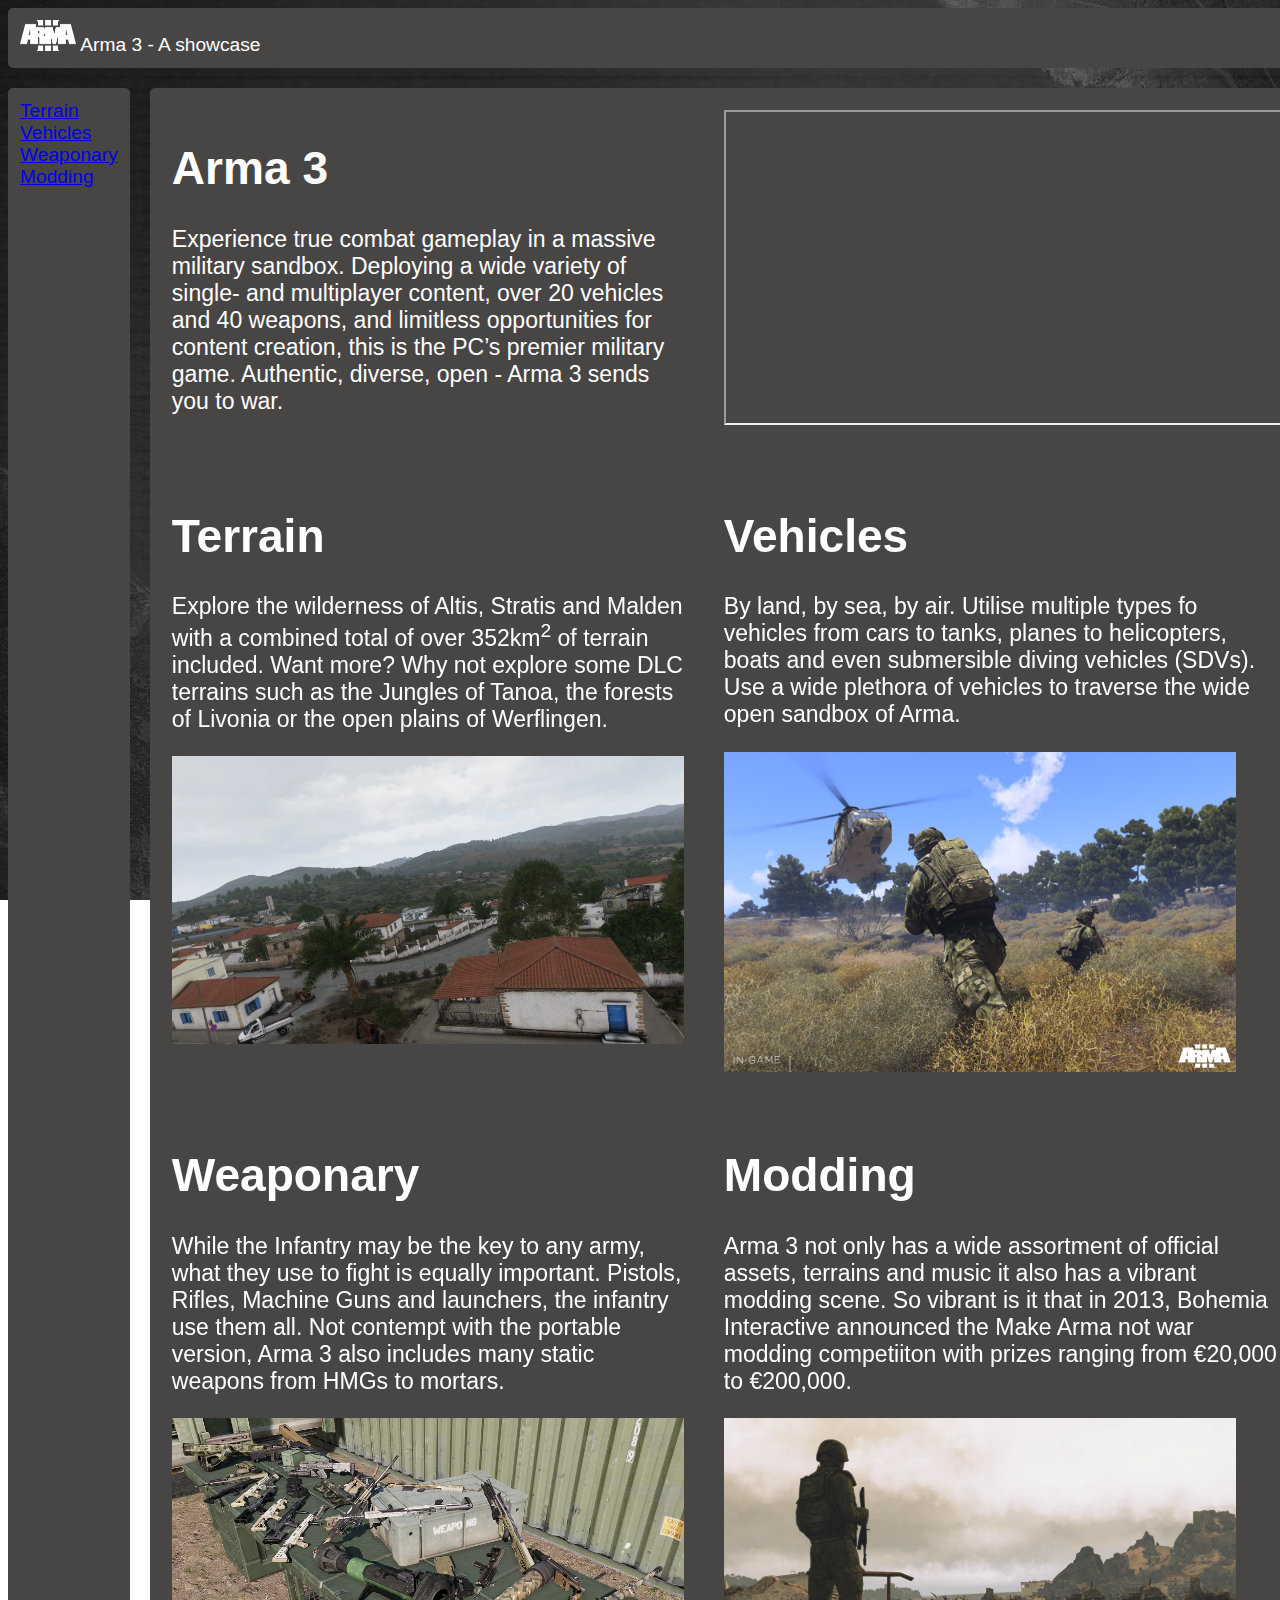
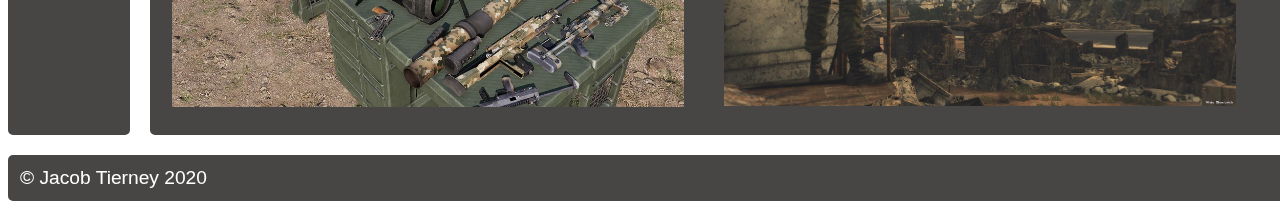
<file: index.html>
<!doctype html>
<html lang="en">
<head>
   <title>Arma 3 - Showcase page</title>
   <meta charset="utf-8" />
   <meta name="author" content="Jacob Tierney" />
   <meta name="description" content="Arma 3 - Showcase page" />
   <meta name="version" content="V1.5"/>
   <link href="style.css" rel="stylesheet">
   <script src="main.js"></script>
</head>
<body>
    <div class="wrapper">
        <header class="main-head" >
            <img src="images/arma3-logo.png" width="56" height="31" alt="arma 3 logo"> 
            Arma 3 - A showcase
        <div id="clock" onload="setInterval(getTime, 1000)">
        <!-- Blank space where JS clock will be placed --> 
        </div>
        
        
        </header>
        
        <nav class="main-nav">
            <ul>
                <li><a href="terrain.html">Terrain</a></li>
                <li><a href="vehicles.html">Vehicles</a></li>
                <li><a href="weaponary.html">Weaponary</a></li>
                <li><a href="modding.html">Modding</a></li>
            </ul>
        </nav>
        <article class="content">
            <div class="wrapper-content">
                <div class="overview">
                    <h1>Arma 3</h1>
                    <p>Experience true combat gameplay in a massive military sandbox. Deploying a wide variety of single- and multiplayer content, over 20 vehicles and 40 weapons, and limitless opportunities for content creation, this is the PC’s premier military game. Authentic, diverse, open - Arma 3 sends you to war.</p>
                </div>

                <div class="video">
                    <iframe width="560" height="315" src="https://www.youtube.com/embed/CjL3_H1BqWw" allow="accelerometer; autoplay; clipboard-write; encrypted-media; gyroscope; picture-in-picture" allowfullscreen></iframe>
                </div>

                <div class="gridOne">
                    <h1>Terrain</h1>
                    <p>
                    Explore the wilderness of Altis, Stratis and Malden with a combined total of over 352km<sup>2</sup> of terrain included. Want more? Why not explore some DLC terrains such as the Jungles of Tanoa, the forests of Livonia or the open plains of Werflingen. 
                    </p>
                    <img src="images/altis.jpg" width="512" alt="A look at a village and surrounding terrain in Altis" onmouseover="enlargedImg(this)" onmouseout="normalImg(this)">
                </div>

                <div class="GridTwo">
                    <h1>Vehicles</h1>
                    <p>By land, by sea, by air. Utilise multiple types fo vehicles from cars to tanks, planes to helicopters, boats and even submersible diving vehicles (SDVs). Use a wide plethora of vehicles to traverse the wide open sandbox of Arma.</p>
                    <img src="images/arma-screenshot.jpg" width="512" alt="AAF soldiers running to a landing helicopter" onmouseover="enlargedImg(this)" onmouseout="normalImg(this)">
                </div>
                
                <div class="gridThree">
                    <h1>Weaponary</h1>
                    <p>While the Infantry may be the key to any army, what they use to fight is equally important. Pistols, Rifles, Machine Guns and launchers, the infantry use them all. Not contempt with the portable version, Arma 3 also includes many static weapons from HMGs to mortars.</p>
                    <img src="images/weaponary.jpg" width="512" alt="an Assortment of weapons laid out on a table." onmouseover="enlargedImg(this)" onmouseout="normalImg(this)">
                </div>
                
                <div class="gridFour">
                    <h1>Modding</h1>
                    <p>Arma 3 not only has a wide assortment of official assets, terrains and music it also has a vibrant modding scene. So vibrant is it that in 2013, Bohemia Interactive announced the Make Arma not war modding competiiton with prizes ranging from €20,000 to €200,000. </p>
                    <img src="images/RHS.jpg" width="512" alt="A russian soldier looks over the destroyed remenants of Kavala - RHS AFRF Mod." onmouseover="enlargedImg(this)" onmouseout="normalImg(this)">
                </div>
                
            </div>
        </article> 
        <aside class="side">Sidebar
            <ul>
                <li><a href="https://arma3.com/">Offial Arma 3 Page</a></li>
                <li><a href="https://store.steampowered.com/app/107410/Arma_3/">Arma 3 on Steam</a></li>
                <li><a href="https://www.bohemia.net/">Bohemia Interactive</a></li>
                <li><a href="https://armedassault.fandom.com/wiki/Armed_Assault_Wiki">Armed Assault Wiki</a></li>
                
            </ul>
        </aside>
        <div class="ad">
            <p>Arma 3 - Apex DLC</p>
            <a href="https://store.steampowered.com/app/395180/Arma_3_Apex/"><img src="images/arma-advert-apex-DLC.jpg" width="256" height="128" alt="Arma 3 contact DLC advert"></a>
            
            <p>Arma 3 - Contact DLC</p>
            <a href="https://store.steampowered.com/app/1021790/Arma_3_Contact/"><img src="images/arma-advert-contact-DLC.jpg" width="256" height="128" alt="Arma 3 contact DLC advert"></a>
            
            <p>Arma 3 - Global Mobilization DLC</p>
            <a href="https://store.steampowered.com/app/1042220/Arma_3_Creator_DLC_Global_Mobilization__Cold_War_Germany/"><img src="images/arma-advert-GM-DLC.jpg" width="256" height="128" alt="Arma 3 Global Mobilization DLC advert"></a>
            
            <p>Arma 3 - CSLA Iron Curtain DLC</p>
            <a href="https://store.steampowered.com/app/1294440/Arma_3_Creator_DLC_CSLA_Iron_Curtain/"><img src="images/arma-advert-CSLA-DLC.jpg" width="256" height="128" alt="Arma 3 Global Mobilization DLC advert"></a>
            
            <p>Arma 3 - Tac-Ops Mission Pack DLC</p>
            <a href="https://store.steampowered.com/app/744950/Arma_3_TacOps_Mission_Pack/"><img src="images/arma-advert-tac-ops-DLC.jpg" width="256" height="128" alt="Arma 3 Global Mobilization DLC advert"></a>
        </div>
        <footer class="main-footer">&copy; Jacob Tierney 2020</footer>
</div>
</body>
</html>
</file>
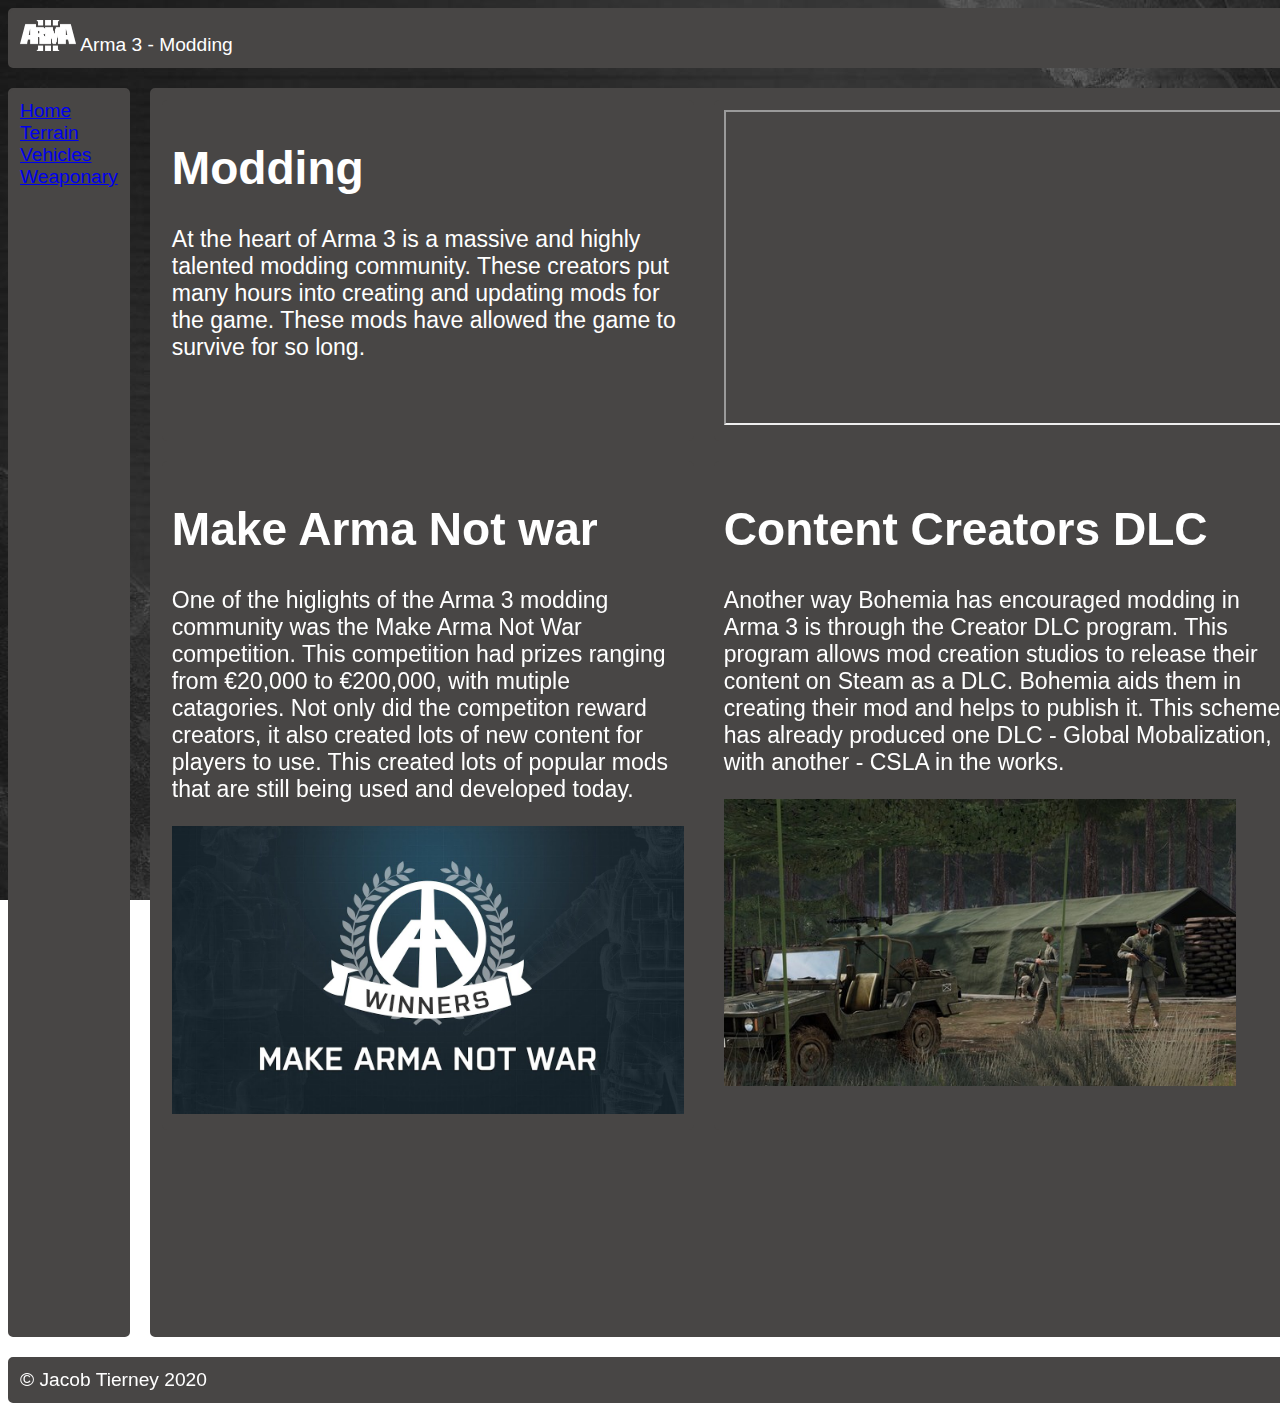
<file: modding.html>
<!doctype html>
<html lang="en">
<head>
   <title>Arma 3 - Modding</title>
   <meta charset="utf-8" />
   <meta name="author" content="Jacob Tierney" />
   <meta name="description" content="Arma 3 - Modding" />
   <meta name="version" content="V1.5"/>
   <link href="style.css" rel="stylesheet">
   <script src="main.js"></script>
</head>
<body>
    <div class="wrapper">
        <header class="main-head" >
            <img src="images/arma3-logo.png" width="56" height="31" alt="arma 3 logo"> 
            Arma 3 - Modding
        <div id="clock" onload="setInterval(getTime, 1000)">
        <!-- Blank space where JS clock will be placed --> 
        </div>
        
        
        </header>
        
        <nav class="main-nav">
            <ul>
                <li><a href="https://the-pink-panther.github.io/The-Pink-Panther/">Home</a></li>
                <li><a href="Terrain.html">Terrain</a></li>
                <li><a href="vehicles.html">Vehicles</a></li>
                <li><a href="weaponary.html">Weaponary</a></li>
            </ul>
        </nav>
        <article class="content">
            <div class="wrapper-content">
                <div class="overview">
                    <h1>Modding</h1>
                    <p>At the heart of Arma 3 is a massive and highly talented modding community. These creators put many hours into creating and updating mods for the game. These mods have allowed the game to survive for so long.</p>
                </div>
                <div class="video">
                    <iframe width="560" height="315" src="https://www.youtube.com/embed/37CvcpgaIwk" allow="accelerometer; autoplay; clipboard-write; encrypted-media; gyroscope; picture-in-picture" allowfullscreen></iframe>
                </div>

                <div class="gridOne">
                    <h1>Make Arma Not war</h1>
                    <p>One of the higlights of the Arma 3 modding community was the Make Arma Not War competition. This competition had prizes ranging from €20,000 to €200,000, with mutiple catagories. Not only did the competiton reward creators, it also created lots of new content for players to use. This created lots of popular mods that are still being used and developed today.</p>
                    
                    <img src="images/competition-modding.jpg" width="512" alt="an Assortment of weapons laid out on a table." onmouseover="enlargedImg(this)" onmouseout="normalImg(this)">
                </div>

                <div class="GridTwo">
                    <h1>Content Creators DLC</h1>
                    <p>Another way Bohemia has encouraged modding in Arma 3 is through the Creator DLC program. This program allows mod creation studios to release their content on Steam as a DLC. Bohemia aids them in creating their mod and helps to publish it. This scheme has already produced one DLC - Global Mobalization, with another - CSLA in the works.</p>
                    
                    <img src="images/creator-modding.jpg" width="512" alt="an Assortment of weapons laid out on a table." onmouseover="enlargedImg(this)" onmouseout="normalImg(this)">
                </div>
            </div>
        </article> 
        <aside class="side">Sidebar
            <ul>
                <li><a href="https://arma3.com/">Offial Arma 3 Page</a></li>
                <li><a href="https://store.steampowered.com/app/107410/Arma_3/">Arma 3 on Steam</a></li>
                <li><a href="https://www.bohemia.net/">Bohemia Interactive</a></li>
                <li><a href="https://armedassault.fandom.com/wiki/Armed_Assault_Wiki">Armed Assault Wiki</a></li>
            </ul>
        </aside>
        <div class="ad">
            <p>Arma 3 - Apex DLC</p>
            <a href="https://store.steampowered.com/app/395180/Arma_3_Apex/"><img src="images/arma-advert-apex-DLC.jpg" width="256" height="128" alt="Arma 3 contact DLC advert"></a>
            
            <p>Arma 3 - Contact DLC</p>
            <a href="https://store.steampowered.com/app/1021790/Arma_3_Contact/"><img src="images/arma-advert-contact-DLC.jpg" width="256" height="128" alt="Arma 3 contact DLC advert"></a>
            
            <p>Arma 3 - Global Mobilization DLC</p>
            <a href="https://store.steampowered.com/app/1042220/Arma_3_Creator_DLC_Global_Mobilization__Cold_War_Germany/"><img src="images/arma-advert-GM-DLC.jpg" width="256" height="128" alt="Arma 3 Global Mobilization DLC advert"></a>
            
            <p>Arma 3 - CSLA Iron Curtain DLC</p>
            <a href="https://store.steampowered.com/app/1294440/Arma_3_Creator_DLC_CSLA_Iron_Curtain/"><img src="images/arma-advert-CSLA-DLC.jpg" width="256" height="128" alt="Arma 3 Global Mobilization DLC advert"></a>
            
            <p>Arma 3 - Tac-Ops Mission Pack DLC</p>
            <a href="https://store.steampowered.com/app/744950/Arma_3_TacOps_Mission_Pack/"><img src="images/arma-advert-tac-ops-DLC.jpg" width="256" height="128" alt="Arma 3 Global Mobilization DLC advert"></a>
        </div>
        <footer class="main-footer">&copy; Jacob Tierney 2020</footer>
</div>
</body>
</html>
</file>
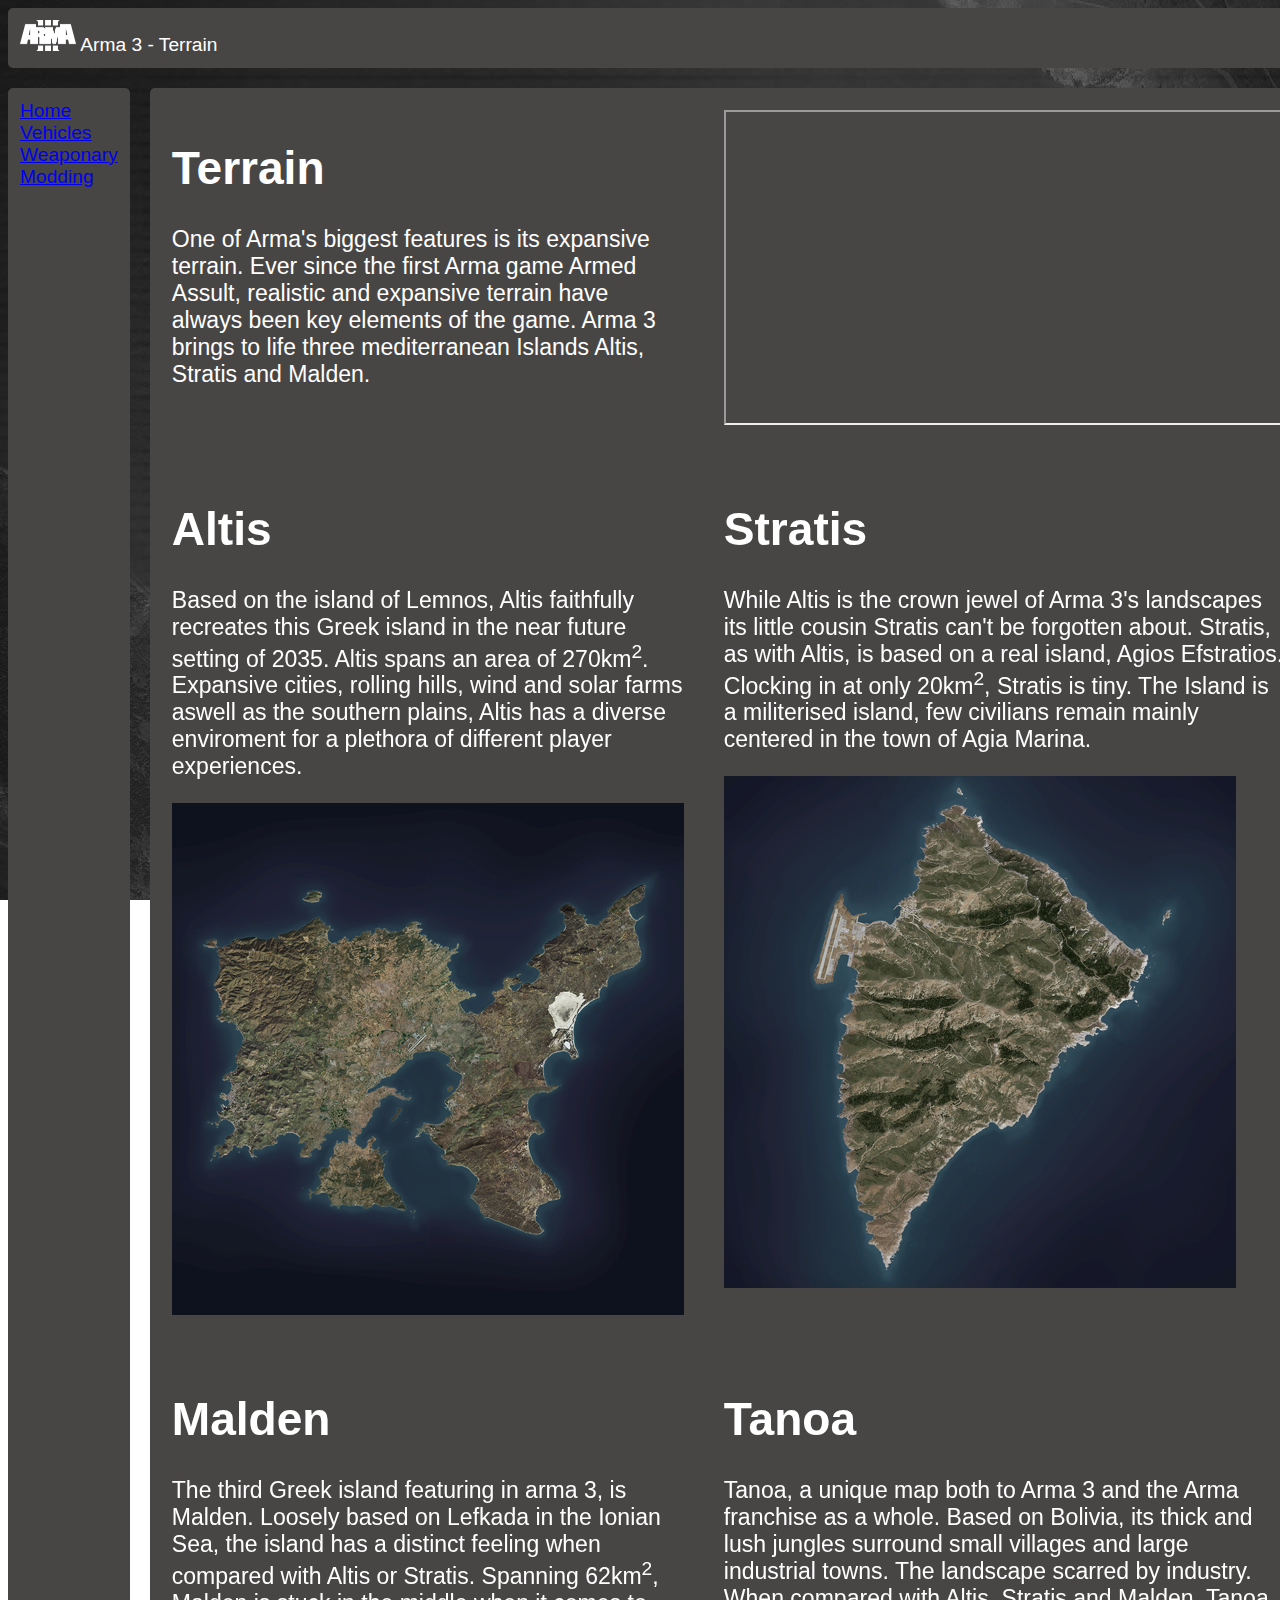
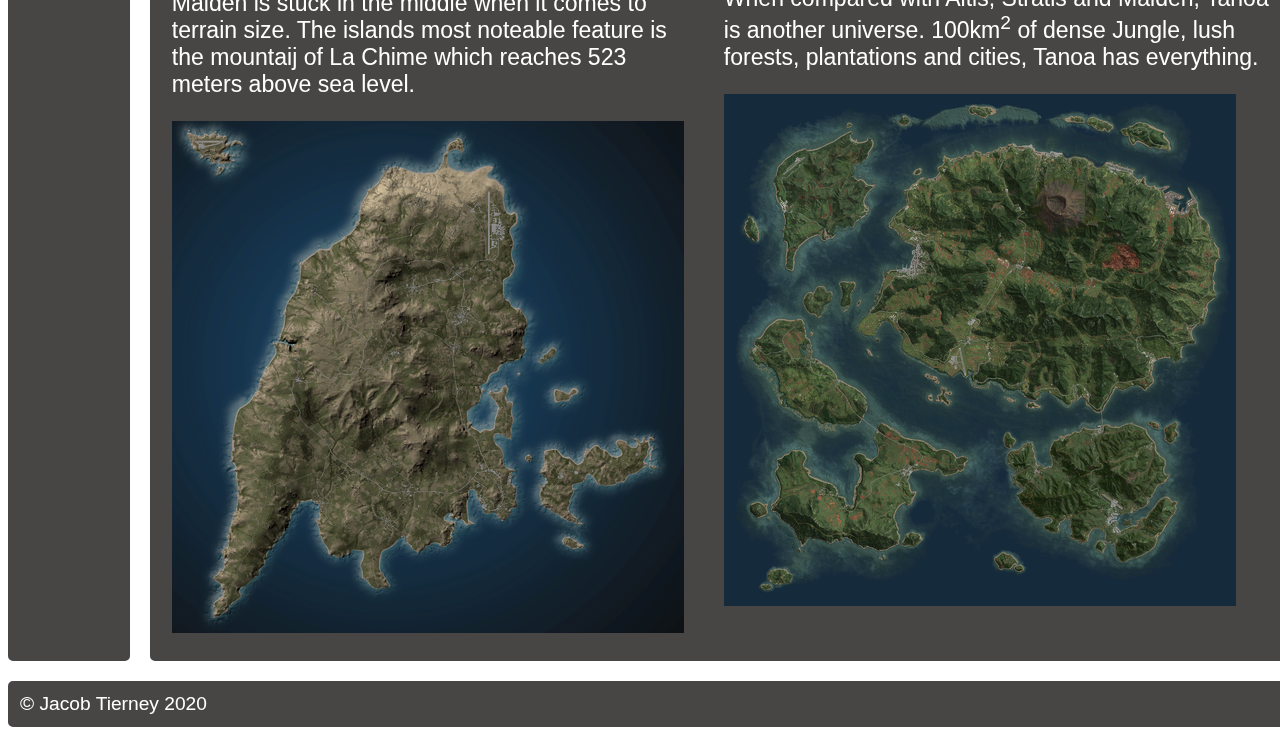
<file: terrain.html>
<!doctype html>
<html lang="en">
<head>
   <title>Arma 3 - Terrain</title>
   <meta charset="utf-8" />
   <meta name="author" content="Jacob Tierney" />
   <meta name="description" content="Arma 3 - Terrain" />
   <meta name="version" content="V1.5"/>
   <link href="style.css" rel="stylesheet">
   <script src="main.js"></script>
</head>
<body>
    <div class="wrapper">
        <header class="main-head" >
            <img src="images/arma3-logo.png" width="56" height="31" alt="arma 3 logo"> 
            Arma 3 - Terrain
        <div id="clock" onload="setInterval(getTime, 1000)">
        <!-- Blank space where JS clock will be placed --> 
        </div>
        
        
        </header>
        
        <nav class="main-nav">
            <ul>
                <li><a href="https://the-pink-panther.github.io/The-Pink-Panther/">Home</a></li>
                <li><a href="vehicles.html">Vehicles</a></li>
                <li><a href="weaponary.html">Weaponary</a></li>
                <li><a href="modding.html">Modding</a></li>
            </ul>
        </nav>
        <article class="content">
            <div class="wrapper-content">
                <div class="overview">
                    <h1>Terrain</h1>
                    <p>One of Arma's biggest features is its expansive terrain. Ever since the first Arma game Armed Assult, realistic and expansive terrain have always been key elements of the game. Arma 3 brings to life three mediterranean Islands Altis, Stratis and Malden.</p>
                </div>
                <div class="video">
                    <iframe width="560" height="315" src="https://www.youtube.com/embed/JAPTmRECnNo" allow="accelerometer; autoplay; clipboard-write; encrypted-media; gyroscope; picture-in-picture" allowfullscreen></iframe>
                </div>

                <div class="gridOne">
                    <h1>Altis</h1>
                    <p>Based on the island of Lemnos, Altis faithfully recreates this Greek island in the near future setting of 2035. Altis spans an area of 270km<sup>2</sup>. Expansive cities, rolling hills, wind and solar farms aswell as the southern plains, Altis has a diverse enviroment for a plethora of different player experiences.</p>
                    
                    <img src="images/altis-terrain.png" width="512" alt="A birdseye view of Altis" onmouseover="enlargedImg(this)" onmouseout="normalImg(this)">
                </div>

                <div class="GridTwo">
                    <h1>Stratis</h1>
                    <p>While Altis is the crown jewel of Arma 3's landscapes its little cousin Stratis can't be forgotten about. Stratis, as with Altis, is based on a real island, Agios Efstratios. Clocking in at only 20km<sup>2</sup>, Stratis is tiny. The Island is a militerised island, few civilians remain mainly centered in the town of Agia Marina.</p>
                    
                    <img src="images/stratis-terrain.png" width="512" alt="A birdseye view of Stratis" onmouseover="enlargedImg(this)" onmouseout="normalImg(this)">
                </div>
                
                <div class="gridThree">
                    <h1>Malden</h1>
                    <p>The third Greek island featuring in arma 3, is Malden. Loosely based on Lefkada in the Ionian Sea, the island has a distinct feeling when compared with Altis or Stratis. Spanning 62km<sup>2</sup>, Malden is stuck in the middle when it comes to terrain size. The islands most noteable feature is the mountaij of La Chime which reaches 523 meters above sea level. </p>
                    
                    <img src="images/malden-terrain.png" width="512" alt="A birdseye view of Malden" onmouseover="enlargedImg(this)" onmouseout="normalImg(this)">
                </div>
                
                <div class="gridFour">
                    <h1>Tanoa</h1>
                    <p>Tanoa, a unique map both to Arma 3 and the Arma franchise as a whole. Based on Bolivia, its thick and lush jungles surround small villages and large industrial towns. The landscape scarred by industry. When compared with Altis, Stratis and Malden, Tanoa is another universe. 100km<sup>2</sup> of dense Jungle, lush forests, plantations and cities, Tanoa has everything. </p>
                    
                    <img src="images/tanoa-terrain.png" width="512" alt="A birdseye view of Tanoa" onmouseover="enlargedImg(this)" onmouseout="normalImg(this)">
                </div>
                
            </div>
        </article> 
        <aside class="side">Sidebar
            <ul>
                <li><a href="https://arma3.com/">Offial Arma 3 Page</a></li>
                <li><a href="https://store.steampowered.com/app/107410/Arma_3/">Arma 3 on Steam</a></li>
                <li><a href="https://www.bohemia.net/">Bohemia Interactive</a></li>
                <li><a href="https://armedassault.fandom.com/wiki/Armed_Assault_Wiki">Armed Assault Wiki</a></li>
            </ul>
        </aside>
        <div class="ad">
            <p>Arma 3 - Apex DLC</p>
            <a href="https://store.steampowered.com/app/395180/Arma_3_Apex/"><img src="images/arma-advert-apex-DLC.jpg" width="256" height="128" alt="Arma 3 contact DLC advert"></a>
            
            <p>Arma 3 - Contact DLC</p>
            <a href="https://store.steampowered.com/app/1021790/Arma_3_Contact/"><img src="images/arma-advert-contact-DLC.jpg" width="256" height="128" alt="Arma 3 contact DLC advert"></a>
            
            <p>Arma 3 - Global Mobilization DLC</p>
            <a href="https://store.steampowered.com/app/1042220/Arma_3_Creator_DLC_Global_Mobilization__Cold_War_Germany/"><img src="images/arma-advert-GM-DLC.jpg" width="256" height="128" alt="Arma 3 Global Mobilization DLC advert"></a>
            
            <p>Arma 3 - CSLA Iron Curtain DLC</p>
            <a href="https://store.steampowered.com/app/1294440/Arma_3_Creator_DLC_CSLA_Iron_Curtain/"><img src="images/arma-advert-CSLA-DLC.jpg" width="256" height="128" alt="Arma 3 Global Mobilization DLC advert"></a>
            
            <p>Arma 3 - Tac-Ops Mission Pack DLC</p>
            <a href="https://store.steampowered.com/app/744950/Arma_3_TacOps_Mission_Pack/"><img src="images/arma-advert-tac-ops-DLC.jpg" width="256" height="128" alt="Arma 3 Global Mobilization DLC advert"></a>
        </div>
        <footer class="main-footer">&copy; Jacob Tierney 2020</footer>
</div>
</body>
</html>
</file>
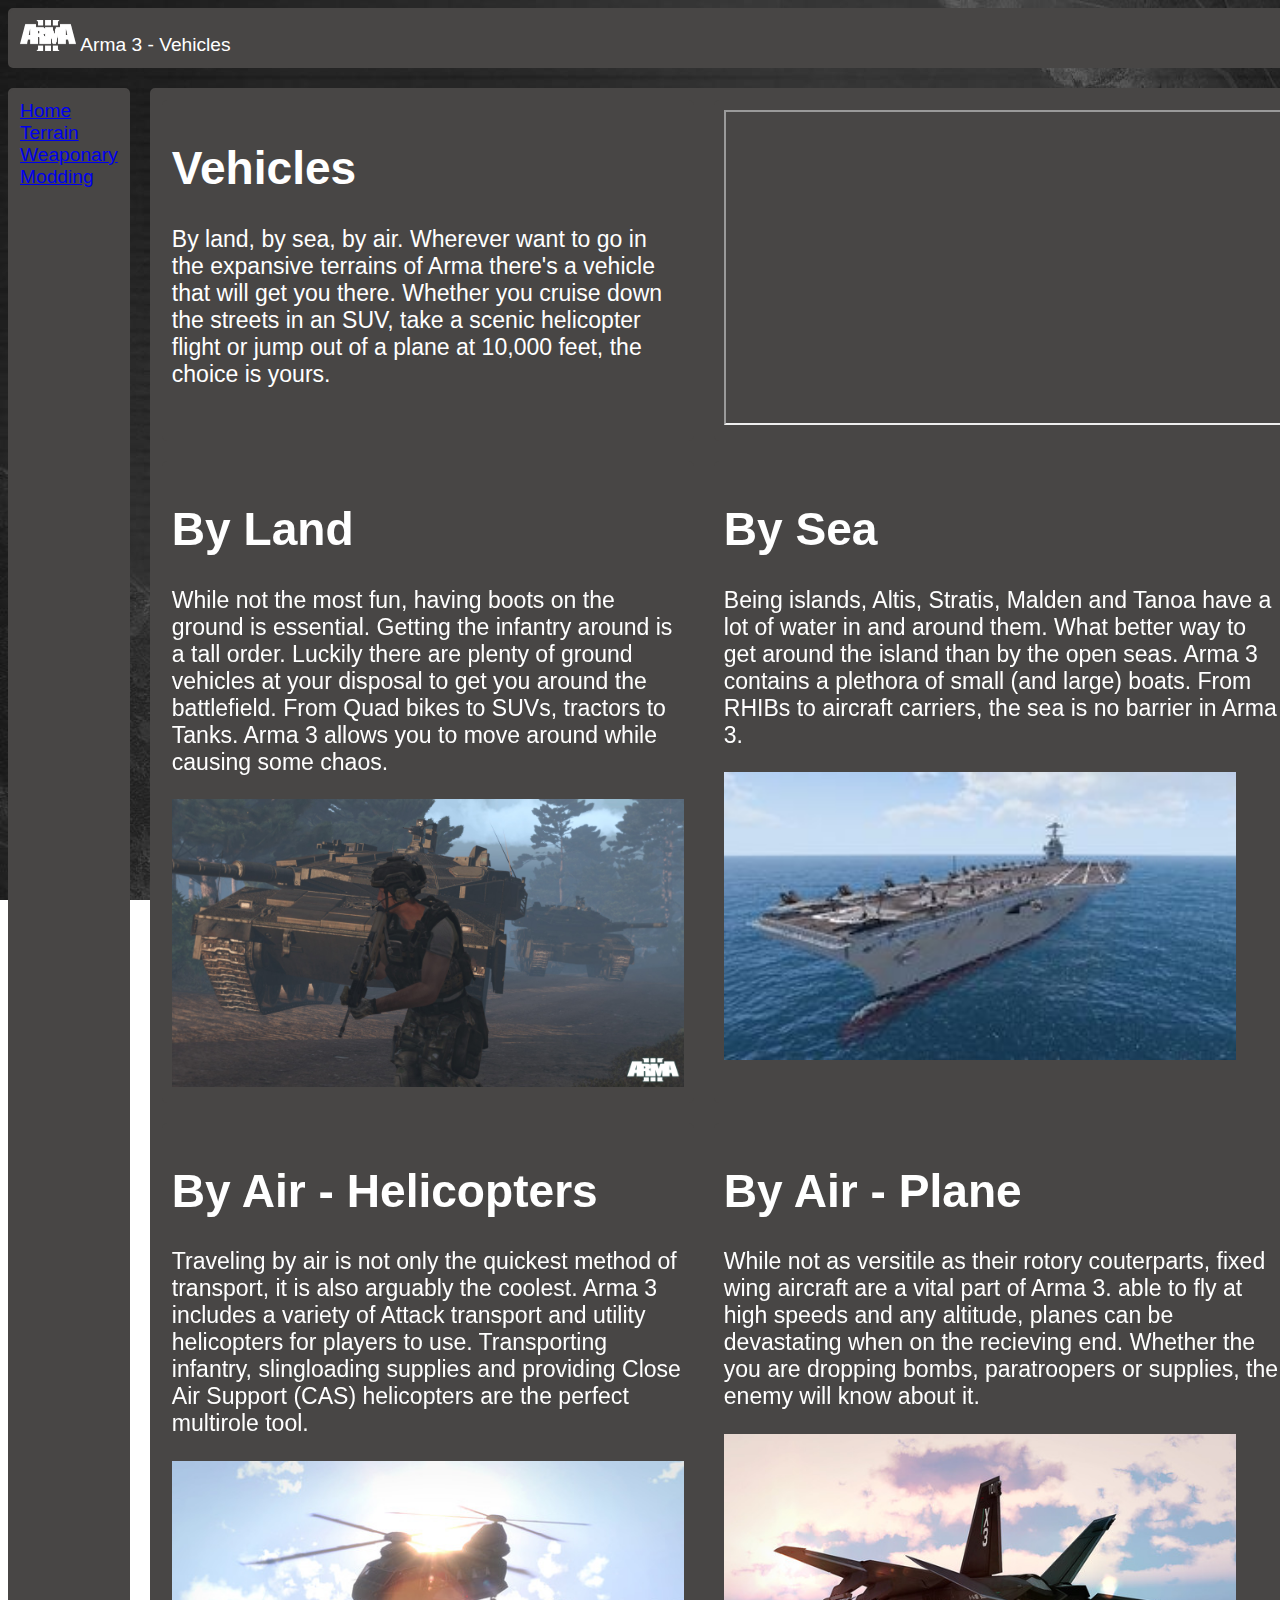
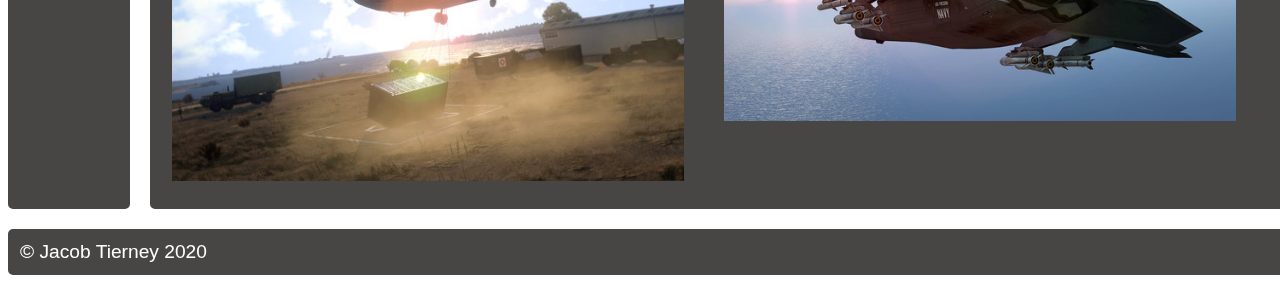
<file: vehicles.html>
<!doctype html>
<html lang="en">
<head>
   <title>Arma 3 - Vehicles</title>
   <meta charset="utf-8" />
   <meta name="author" content="Jacob Tierney" />
   <meta name="description" content="Arma 3 - Vehicles" />
   <meta name="version" content="V1.5"/>
   <link href="style.css" rel="stylesheet">
   <script src="main.js"></script>
</head>
<body>
    <div class="wrapper">
        <header class="main-head" >
            <img src="images/arma3-logo.png" width="56" height="31" alt="arma 3 logo"> 
            Arma 3 - Vehicles
        <div id="clock" onload="setInterval(getTime, 1000)">
        <!-- Blank space where JS clock will be placed --> 
        </div>
        
        
        </header>
        
        <nav class="main-nav">
            <ul>
                <li><a href="https://the-pink-panther.github.io/The-Pink-Panther/">Home</a></li>
                <li><a href="Terrain.html">Terrain</a></li>
                <li><a href="weaponary.html">Weaponary</a></li>
                <li><a href="modding.html">Modding</a></li>
            </ul>
        </nav>
        <article class="content">
            <div class="wrapper-content">
                <div class="overview">
                    <h1>Vehicles</h1>
                    <p>By land, by sea, by air. Wherever want to go in the expansive terrains of Arma there's a vehicle that will get you there. Whether you cruise down the streets in an SUV, take a scenic helicopter flight or jump out of a plane at 10,000 feet, the choice is yours. </p>
                </div>
                <div class="video">
                    <iframe width="560" height="315" src="https://www.youtube.com/embed/Hzi6f_RWJ3Y" allow="accelerometer; autoplay; clipboard-write; encrypted-media; gyroscope; picture-in-picture" allowfullscreen></iframe>
                </div>

                <div class="gridOne">
                    <h1>By Land</h1>
                    <p>While not the most fun, having boots on the ground is essential. Getting the infantry around is a tall order. Luckily there are plenty of ground vehicles at your disposal to get you around the battlefield. From Quad bikes to SUVs, tractors to Tanks. Arma 3 allows you to move around while causing some chaos.</p>
                    
                    <img src="images/tanks-vehicles.jpg" width="512" alt="NATO tanks patrol through woodland with infantry support" onmouseover="enlargedImg(this)" onmouseout="normalImg(this)">
                </div>

                <div class="GridTwo">
                    <h1>By Sea</h1>
                    <p>Being islands, Altis, Stratis, Malden and Tanoa have a lot of water in and around them. What better way to get around the island than by the open seas. Arma 3 contains a plethora of small (and large) boats. From RHIBs to aircraft carriers, the sea is no barrier in Arma 3.</p>
                    
                    <img src="images/ship-vehicles.jpg" width="512" alt="NATO tanks patrol through woodland with infantry support" onmouseover="enlargedImg(this)" onmouseout="normalImg(this)">
                </div>
                
                <div class="gridThree">
                    <h1>By Air - Helicopters</h1>
                    <p>Traveling by air is not only the quickest method of transport, it is also arguably the coolest. Arma 3 includes a variety of Attack transport and utility helicopters for players to use. Transporting infantry, slingloading supplies and providing Close Air Support (CAS) helicopters are the perfect multirole tool.
                    </p>
                    
                    <img src="images/helicopters-vehicles.jpg" width="512" alt="NATO tanks patrol through woodland with infantry support" onmouseover="enlargedImg(this)" onmouseout="normalImg(this)">
                </div>
                
                <div class="gridFour">
                    <h1>By Air - Plane</h1>
                    <p>While not as versitile as their rotory couterparts, fixed wing aircraft are a vital part of Arma 3. able to fly at high speeds and any altitude, planes can be devastating when on the recieving end. Whether the you are dropping bombs, paratroopers or supplies, the enemy will know about it.</p>
                    
                    <img src="images/planes-vehicles.jpg" width="512" alt="NATO tanks patrol through woodland with infantry support" onmouseover="enlargedImg(this)" onmouseout="normalImg(this)">
                </div>
                
            </div>
        </article> 
        <aside class="side">Sidebar
            <ul>
                <li><a href="https://arma3.com/">Offial Arma 3 Page</a></li>
                <li><a href="https://store.steampowered.com/app/107410/Arma_3/">Arma 3 on Steam</a></li>
                <li><a href="https://www.bohemia.net/">Bohemia Interactive</a></li>
                <li><a href="https://armedassault.fandom.com/wiki/Armed_Assault_Wiki">Armed Assault Wiki</a></li>
            </ul>
        </aside>
        <div class="ad">
            <p>Arma 3 - Apex DLC</p>
            <a href="https://store.steampowered.com/app/395180/Arma_3_Apex/"><img src="images/arma-advert-apex-DLC.jpg" width="256" height="128" alt="Arma 3 contact DLC advert"></a>
            
            <p>Arma 3 - Contact DLC</p>
            <a href="https://store.steampowered.com/app/1021790/Arma_3_Contact/"><img src="images/arma-advert-contact-DLC.jpg" width="256" height="128" alt="Arma 3 contact DLC advert"></a>
            
            <p>Arma 3 - Global Mobilization DLC</p>
            <a href="https://store.steampowered.com/app/1042220/Arma_3_Creator_DLC_Global_Mobilization__Cold_War_Germany/"><img src="images/arma-advert-GM-DLC.jpg" width="256" height="128" alt="Arma 3 Global Mobilization DLC advert"></a>
            
            <p>Arma 3 - CSLA Iron Curtain DLC</p>
            <a href="https://store.steampowered.com/app/1294440/Arma_3_Creator_DLC_CSLA_Iron_Curtain/"><img src="images/arma-advert-CSLA-DLC.jpg" width="256" height="128" alt="Arma 3 Global Mobilization DLC advert"></a>
            
            <p>Arma 3 - Tac-Ops Mission Pack DLC</p>
            <a href="https://store.steampowered.com/app/744950/Arma_3_TacOps_Mission_Pack/"><img src="images/arma-advert-tac-ops-DLC.jpg" width="256" height="128" alt="Arma 3 Global Mobilization DLC advert"></a>
        </div>
        <footer class="main-footer">&copy; Jacob Tierney 2020</footer>
</div>
</body>
</html>
</file>
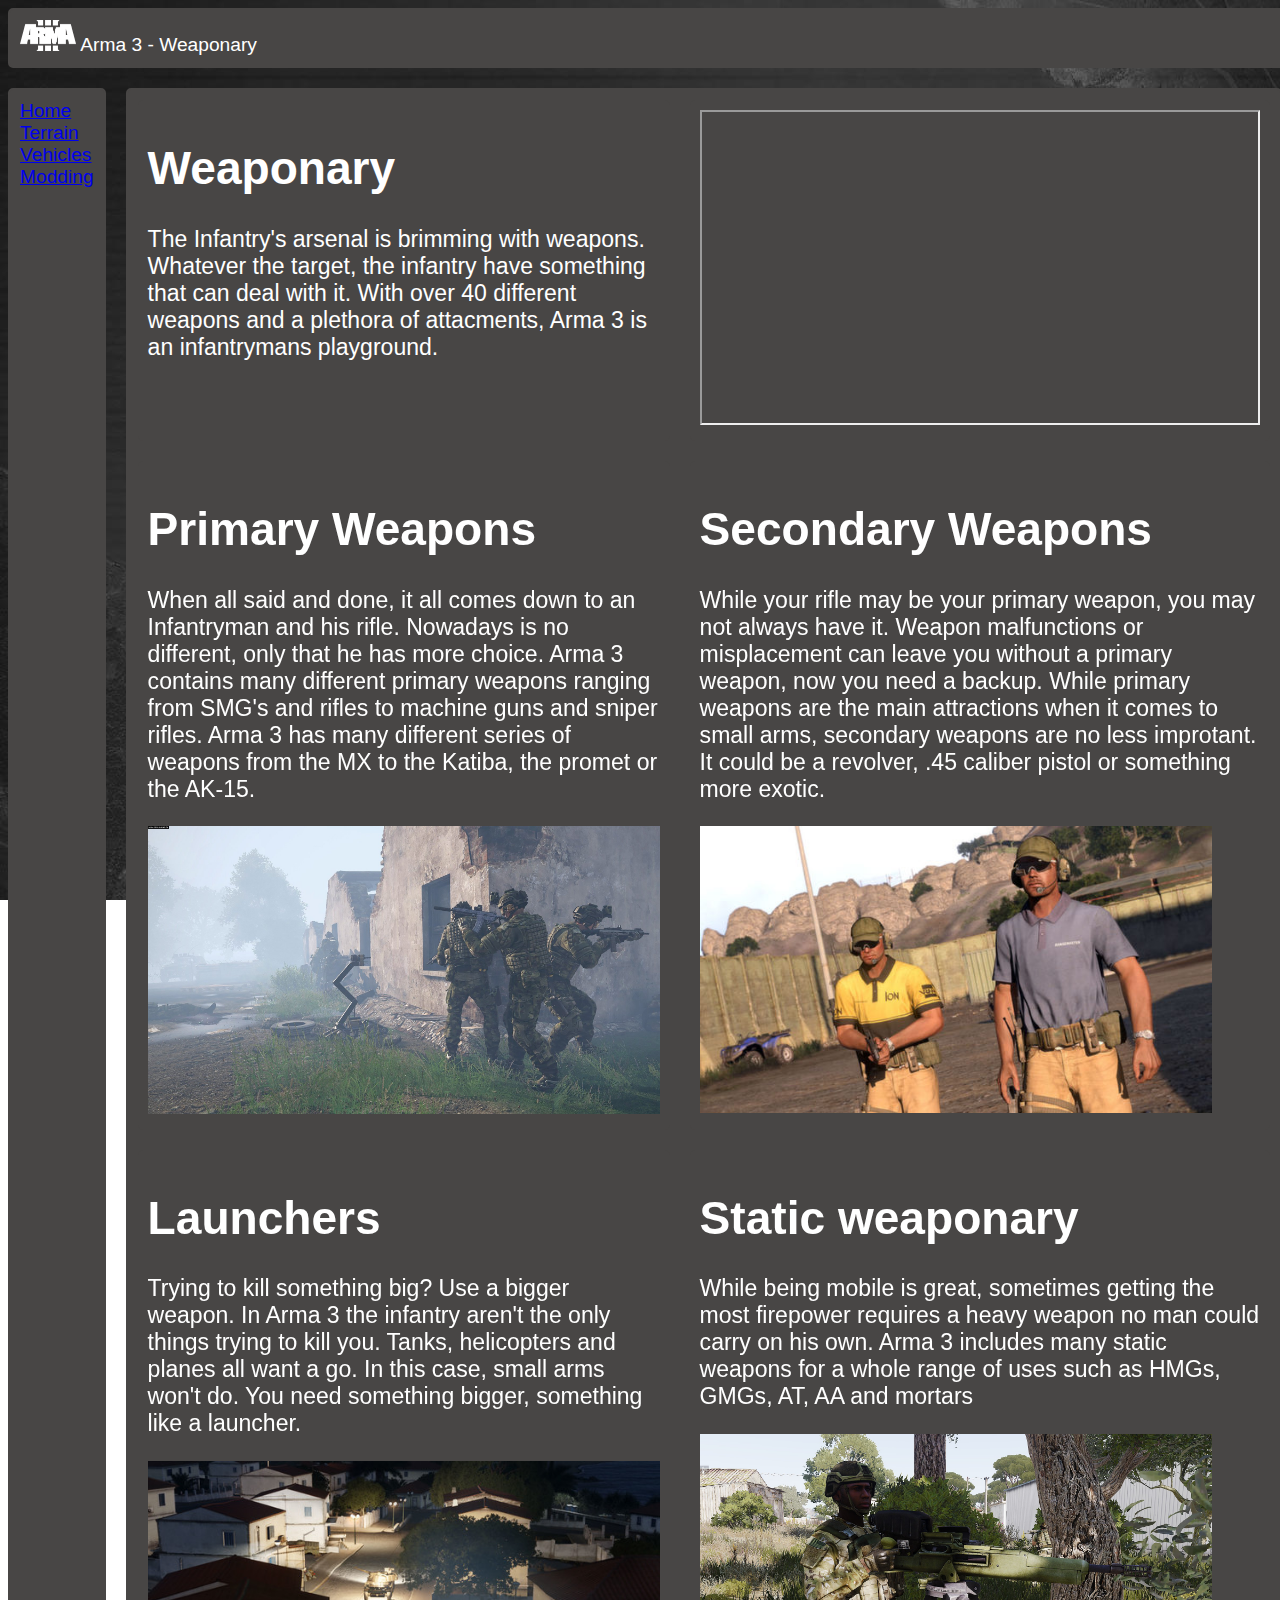
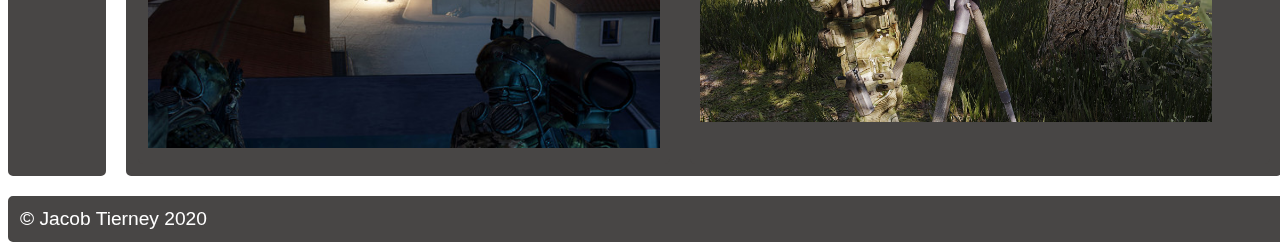
<file: weaponary.html>
<!doctype html>
<html lang="en">
<head>
   <title>Arma 3 - Weaponary</title>
   <meta charset="utf-8" />
   <meta name="author" content="Jacob Tierney" />
   <meta name="description" content="Arma 3 - Weaponary" />
   <meta name="version" content="V1.5"/>
   <link href="style.css" rel="stylesheet">
   <script src="main.js"></script>
</head>
<body>
    <div class="wrapper">
        <header class="main-head" >
            <img src="images/arma3-logo.png" width="56" height="31" alt="arma 3 logo"> 
            Arma 3 - Weaponary
        <div id="clock" onload="setInterval(getTime, 1000)">
        <!-- Blank space where JS clock will be placed --> 
        </div>
        
        
        </header>
        
        <nav class="main-nav">
            <ul>
                <li><a href="https://the-pink-panther.github.io/The-Pink-Panther/">Home</a></li>
                <li><a href="Terrain.html">Terrain</a></li>
                <li><a href="vehicles.html">Vehicles</a></li>
                <li><a href="modding.html">Modding</a></li>
            </ul>
        </nav>
        <article class="content">
            <div class="wrapper-content">
                <div class="overview">
                    <h1>Weaponary</h1>
                    <p>The Infantry's arsenal is brimming with weapons. Whatever the target, the infantry have something that can deal with it. With over 40 different weapons and a plethora of attacments, Arma 3 is an infantrymans playground. </p>
                </div>
                <div class="video">
                    <iframe width="560" height="315" src="https://www.youtube.com/embed/WQHeAEP7gI0" allow="accelerometer; autoplay; clipboard-write; encrypted-media; gyroscope; picture-in-picture" allowfullscreen></iframe>
                </div>

                <div class="gridOne">
                    <h1>Primary Weapons</h1>
                    <p>When all said and done, it all comes down to an Infantryman and his rifle. Nowadays is no different, only that he has more choice. Arma 3 contains many different primary weapons ranging from SMG's and rifles to machine guns and sniper rifles. Arma 3 has many different series of weapons from the MX to the Katiba, the promet or the AK-15.</p>
                    
                    <img src="images/primary-weapons.jpg" width="512" alt="LDF Soldiers on excercise" onmouseover="enlargedImg(this)" onmouseout="normalImg(this)">
                </div>

                <div class="GridTwo">
                    <h1>Secondary Weapons</h1>
                    <p>While your rifle may be your primary weapon, you may not always have it. Weapon malfunctions or misplacement can leave you without a primary weapon, now you need a backup. While primary weapons are the main attractions when it comes to small arms, secondary weapons are no less improtant. It could be a revolver, .45 caliber pistol or something more exotic.</p>
                    
                   <img src="images/secondary-weapons.jpg" width="512" alt="A firing drill using secondary weapons" onmouseover="enlargedImg(this)" onmouseout="normalImg(this)">
                </div>
                
                <div class="gridThree">
                    <h1>Launchers</h1>
                    <p>Trying to kill something big? Use a bigger weapon. In Arma 3 the infantry aren't the only things trying to kill you. Tanks, helicopters and planes all want a go. In this case, small arms won't do. You need something bigger, something like a launcher.</p>
                    <img src="images/launchers-weapons.jpg" width="512" alt="CSAT Forces using an AT launcher" onmouseover="enlargedImg(this)" onmouseout="normalImg(this)">
                </div>
                
                <div class="gridFour">
                    <h1>Static weaponary</h1>
                    <p>While being mobile is great, sometimes getting the most firepower requires a heavy weapon no man could carry on his own. Arma 3 includes many static weapons for a whole range of uses such as HMGs, GMGs, AT, AA and mortars</p>
                    <img src="images/statics-weapons.jpg" width="512" alt="NATO soldier using a GMG turret" onmouseover="enlargedImg(this)" onmouseout="normalImg(this)">
                </div>
                
            </div>
        </article> 
        <aside class="side">Sidebar
            <ul>
                <li><a href="https://arma3.com/">Offial Arma 3 Page</a></li>
                <li><a href="https://store.steampowered.com/app/107410/Arma_3/">Arma 3 on Steam</a></li>
                <li><a href="https://www.bohemia.net/">Bohemia Interactive</a></li>
                <li><a href="https://armedassault.fandom.com/wiki/Armed_Assault_Wiki">Armed Assault Wiki</a></li>
            </ul>
        </aside>
        <div class="ad">
            <p>Arma 3 - Apex DLC</p>
            <a href="https://store.steampowered.com/app/395180/Arma_3_Apex/"><img src="images/arma-advert-apex-DLC.jpg" width="256" height="128" alt="Arma 3 contact DLC advert"></a>
            
            <p>Arma 3 - Contact DLC</p>
            <a href="https://store.steampowered.com/app/1021790/Arma_3_Contact/"><img src="images/arma-advert-contact-DLC.jpg" width="256" height="128" alt="Arma 3 contact DLC advert"></a>
            
            <p>Arma 3 - Global Mobilization DLC</p>
            <a href="https://store.steampowered.com/app/1042220/Arma_3_Creator_DLC_Global_Mobilization__Cold_War_Germany/"><img src="images/arma-advert-GM-DLC.jpg" width="256" height="128" alt="Arma 3 Global Mobilization DLC advert"></a>
            
            <p>Arma 3 - CSLA Iron Curtain DLC</p>
            <a href="https://store.steampowered.com/app/1294440/Arma_3_Creator_DLC_CSLA_Iron_Curtain/"><img src="images/arma-advert-CSLA-DLC.jpg" width="256" height="128" alt="Arma 3 Global Mobilization DLC advert"></a>
            
            <p>Arma 3 - Tac-Ops Mission Pack DLC</p>
            <a href="https://store.steampowered.com/app/744950/Arma_3_TacOps_Mission_Pack/"><img src="images/arma-advert-tac-ops-DLC.jpg" width="256" height="128" alt="Arma 3 Global Mobilization DLC advert"></a>
        </div>
        <footer class="main-footer">&copy; Jacob Tierney 2020</footer>
</div>
</body>
</html>
</file>
<file: style.css>
* {box-sizing: border-box;}

    .wrapper {
        max-width: 1920px;
        margin: 0 auto;
        font: 1.2em Helvetica, arial, sans-serif;
    }

    .wrapper > * {
        border: 2px solid #484645;
        background-color: #484645;
        border-radius: 5px;
        padding: 10px;
    }

    .wrapper-content {
        max-width: 1920px;
        margin: 0 auto;
        font: 1.2em Helvetica, arial, sans-serif;
    }

    .wrapper-content > * {
        border: 2px;
        background-color: #484645;
        border-radius: 5px;
        padding: 10px;
    }
    nav ul {
        list-style: none;
        margin: 0;
        padding: 0;
    }
body {
    background-image: url("images/background.jpg");
    background-repeat: repeat-y;
    background-position: center top;
    background-attachment: fixed;
    overflow-x: hidden;
    color: white;
}
.main-head {
  grid-area: header;
}
.content {
  grid-area: content;
}
.main-nav {
  grid-area: nav;
}
.side {
  grid-area: sidebar;
}
.ad {
  grid-area: ad;
}
.main-footer {
  grid-area: footer;
}
.overview{
  grid-area: overview;
}
.video{
  grid-area: video;
  border: none;
}
.terrain{
  grid-area: terrain;
}
.modding{
  grid-area: modding;
}
.vehicles{
  grid-area: vehicles;
}
.weaponary{
  grid-area: weaponary;
}

a:visited {
    color: white;
}

.wrapper {
  display: grid;
  gap: 20px;
  grid-template-areas: 
    "header"
    "nav"
    "content"
    "sidebar"
    "ad"
    "footer";
}
@media (min-width: 500px) {
  .wrapper {
    grid-template-columns: 1fr 3fr;
    grid-template-areas: 
      "header  header"
      "nav     nav"
      "sidebar content"
      "ad      footer";
  }
  nav ul {
    display: flex;
    justify-content: space-between;
  }
}

@media (min-width: 700px) {
  .wrapper {
    grid-template-columns: 1fr 4fr 1fr;
    grid-template-areas: 
      "header header  header"
      "nav    content sidebar"
      "nav    content ad"
      "footer footer  footer"
   }
   nav ul {
     flex-direction: column;
   }
}

.wrapper-content {
  display: grid;
  gap: 20px;
  grid-template-areas: 
    "overview"
    "video"
    "gridOne"
    "gridTwo"
    "gridThree"
    "gridFour";
}
@media (min-width: 1000px) {
  .wrapper-content {
    grid-template-columns: 2fr 2fr;
    grid-template-areas: 
      "overview video"
      "gridOne gridTwo"
      "gridThree gridFour";
  }
  nav ul {
    display: flex;
    justify-content: space-between;
  }
}
</file>
